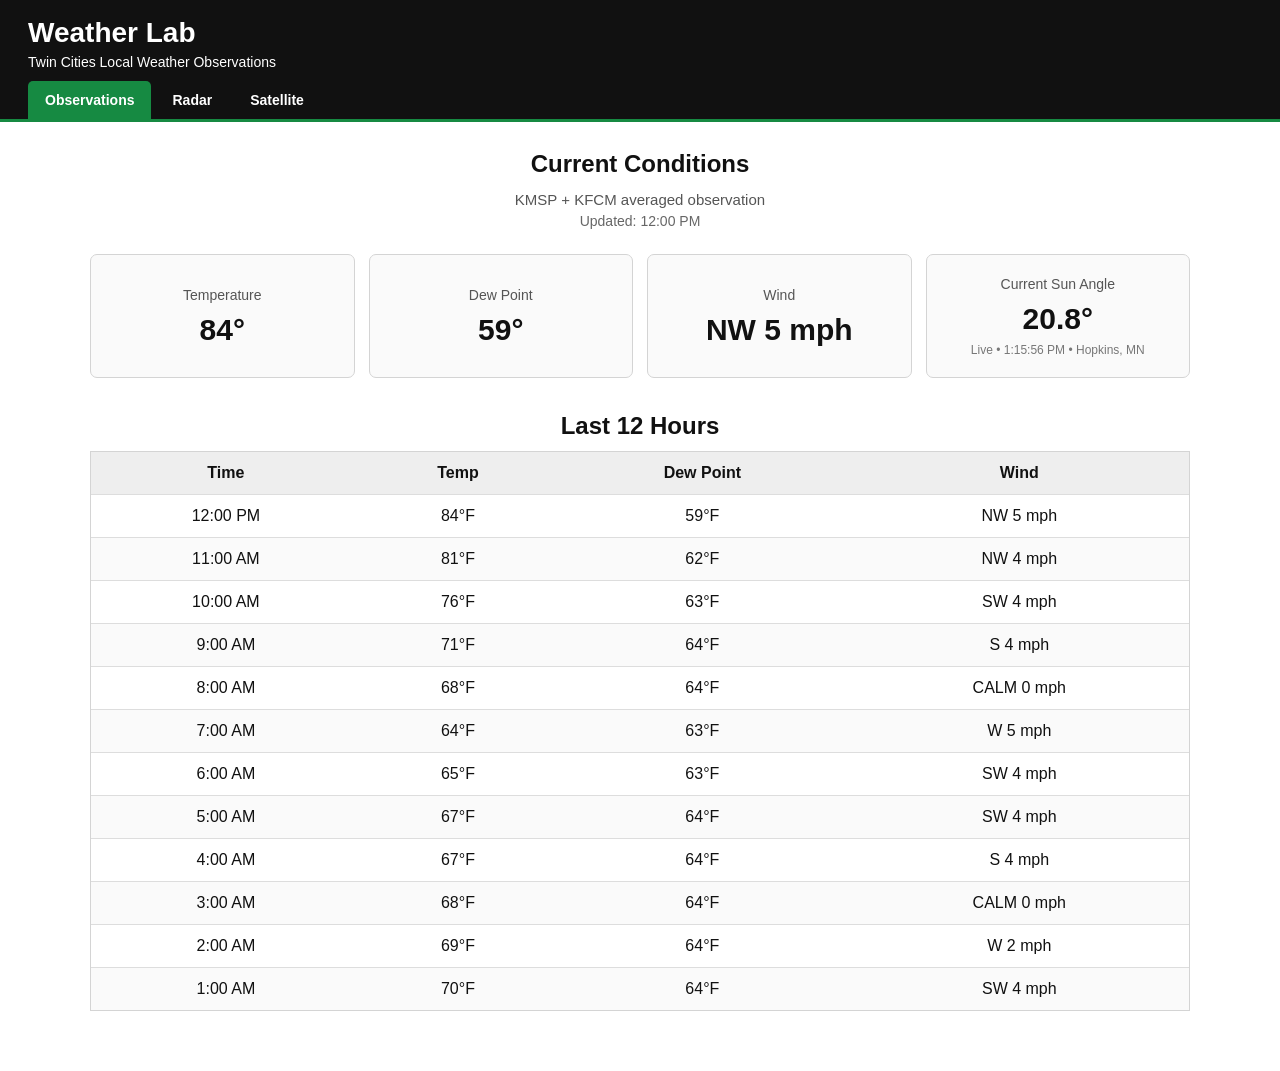
<file: index.html>
<!DOCTYPE html>

<html lang="en">

<head>

    <meta charset="UTF-8">

    <meta
        name="viewport"
        content="width=device-width, initial-scale=1.0"
    >

    <meta
        name="theme-color"
        content="#111111"
    >

    <title>
        Weather Lab
    </title>

    <link
        rel="stylesheet"
        href="style.css"
    >

</head>


<body>

<header class="site-header">

    <div class="header-inner">

        <h1>
            Weather Lab
        </h1>

        <div class="subtitle">
            Twin Cities Local Weather Observations
        </div>

    </div>


    <nav class="tabs">

        <a
            href="/weather/"
            class="active"
        >
            Observations
        </a>

        <a href="#">
            Radar
        </a>

        <a href="#">
            Satellite
        </a>

    </nav>

</header>


<main class="page">


    <section class="current-section">

        <h2>
            Current Conditions
        </h2>


        <div class="description">
            KMSP + KFCM averaged observation
        </div>


        <div
            class="updated"
            id="updated"
        >
            Loading...
        </div>


        <div class="condition-grid">


            <div class="condition-card">

                <div class="card-label">
                    Temperature
                </div>

                <div
                    class="card-value"
                    id="temperature"
                >
                    --
                </div>

            </div>


            <div class="condition-card">

                <div class="card-label">
                    Dew Point
                </div>

                <div
                    class="card-value"
                    id="dewpoint"
                >
                    --
                </div>

            </div>


            <div class="condition-card">

                <div class="card-label">
                    Wind
                </div>

                <div
                    class="card-value"
                    id="wind"
                >
                    --
                </div>

            </div>


            <div class="condition-card">

                <div class="card-label">
                    Current Sun Angle
                </div>

                <div
                    class="card-value"
                    id="sun-angle"
                >
                    --
                </div>

                <div
                    class="card-small"
                    id="sun-updated"
                >
                    Live • Hopkins, MN
                </div>

            </div>


        </div>

    </section>


    <section class="history-section">

        <h2>
            Last 12 Hours
        </h2>


        <div class="table-wrapper">

            <table>

                <thead>

                    <tr>

                        <th>
                            Time
                        </th>

                        <th>
                            Temp
                        </th>

                        <th>
                            Dew Point
                        </th>

                        <th>
                            Wind
                        </th>

                    </tr>

                </thead>


                <tbody id="history-body">

                </tbody>

            </table>

        </div>

    </section>

</main>


<script>

/* ========================================================
   WEATHER JSON
======================================================== */

async function loadWeather() {

    try {

        const response =
            await fetch(
                "data/weather.json?t="
                + Date.now()
            );


        if (!response.ok) {

            throw new Error(
                "HTTP "
                + response.status
            );

        }


        const data =
            await response.json();


        const current =
            data.current;


        document.getElementById(
            "temperature"
        ).textContent =
            current.temperature
            + "°";


        document.getElementById(
            "dewpoint"
        ).textContent =
            current.dewpoint
            + "°";


        document.getElementById(
            "wind"
        ).textContent =
            current.wind_direction
            + " "
            + current.wind_speed
            + " mph";


        document.getElementById(
            "updated"
        ).textContent =
            "Updated: "
            + current.display_time;


        const tbody =
            document.getElementById(
                "history-body"
            );


        tbody.innerHTML =
            "";


        data.history.forEach(
            item => {


                const row =
                    document.createElement(
                        "tr"
                    );


                const time =
                    document.createElement(
                        "td"
                    );


                const temperature =
                    document.createElement(
                        "td"
                    );


                const dewpoint =
                    document.createElement(
                        "td"
                    );


                const wind =
                    document.createElement(
                        "td"
                    );


                time.textContent =
                    item.display_time;


                temperature.textContent =
                    item.temperature
                    + "°F";


                dewpoint.textContent =
                    item.dewpoint
                    + "°F";


                wind.textContent =
                    item.wind_direction
                    + " "
                    + item.wind_speed
                    + " mph";


                row.appendChild(
                    time
                );


                row.appendChild(
                    temperature
                );


                row.appendChild(
                    dewpoint
                );


                row.appendChild(
                    wind
                );


                tbody.appendChild(
                    row
                );

            }
        );

    }

    catch(error) {

        console.error(
            "Unable to load weather:",
            error
        );


        document.getElementById(
            "updated"
        ).textContent =
            "Unable to load weather data";

    }

}


/* ========================================================
   LIVE HOPKINS SOLAR ELEVATION

   Hopkins, Minnesota
   Latitude : 44.924
   Longitude: -93.462

   NOAA-style solar position calculation.

======================================================== */

const HOPKINS_LATITUDE =
    44.924;


const HOPKINS_LONGITUDE =
    -93.462;


function radians(
    degrees
) {

    return (
        degrees
        * Math.PI
        / 180
    );

}


function degrees(
    radiansValue
) {

    return (
        radiansValue
        * 180
        / Math.PI
    );

}


function normalizeDegrees(
    value
) {

    value =
        value % 360;


    if (
        value < 0
    ) {

        value += 360;

    }


    return value;

}


function calculateSunElevation(
    date
) {

    /*
        Convert JavaScript time to
        Julian Date.
    */

    const julianDate =
        (
            date.getTime()
            / 86400000
        )
        + 2440587.5;


    const julianCentury =
        (
            julianDate
            - 2451545.0
        )
        / 36525.0;


    /*
        Solar geometric longitude.
    */

    const geomMeanLongSun =
        normalizeDegrees(

            280.46646

            + julianCentury
            * (
                36000.76983
                + julianCentury
                * 0.0003032
            )

        );


    /*
        Solar mean anomaly.
    */

    const geomMeanAnomalySun =

        357.52911

        + julianCentury
        * (
            35999.05029
            - 0.0001537
            * julianCentury
        );


    /*
        Earth's orbital eccentricity.
    */

    const eccentricityEarthOrbit =

        0.016708634

        - julianCentury
        * (
            0.000042037
            + 0.0000001267
            * julianCentury
        );


    /*
        Equation of center.
    */

    const sunEquationOfCenter =

        Math.sin(
            radians(
                geomMeanAnomalySun
            )
        )
        * (
            1.914602
            - julianCentury
            * (
                0.004817
                + 0.000014
                * julianCentury
            )
        )

        +

        Math.sin(
            radians(
                2
                * geomMeanAnomalySun
            )
        )
        * (
            0.019993
            - 0.000101
            * julianCentury
        )

        +

        Math.sin(
            radians(
                3
                * geomMeanAnomalySun
            )
        )
        * 0.000289;


    const sunTrueLongitude =
        geomMeanLongSun
        + sunEquationOfCenter;


    const omega =

        125.04
        - 1934.136
        * julianCentury;


    const sunApparentLongitude =

        sunTrueLongitude
        - 0.00569
        - 0.00478
        * Math.sin(
            radians(
                omega
            )
        );


    /*
        Obliquity.
    */

    const meanObliquity =

        23

        +

        (
            26

            +

            (
                21.448

                - julianCentury
                * (
                    46.815
                    + julianCentury
                    * (
                        0.00059
                        - julianCentury
                        * 0.001813
                    )
                )

            )
            / 60

        )
        / 60;


    const correctedObliquity =

        meanObliquity

        +

        0.00256

        * Math.cos(
            radians(
                omega
            )
        );


    /*
        Solar declination.
    */

    const solarDeclination =

        degrees(

            Math.asin(

                Math.sin(
                    radians(
                        correctedObliquity
                    )
                )

                *

                Math.sin(
                    radians(
                        sunApparentLongitude
                    )
                )

            )

        );


    /*
        Equation of time.
    */

    const y =

        Math.tan(
            radians(
                correctedObliquity
                / 2
            )
        );


    const ySquared =
        y * y;


    const equationOfTime =

        4

        * degrees(

            ySquared
            * Math.sin(
                2
                * radians(
                    geomMeanLongSun
                )
            )

            -

            2
            * eccentricityEarthOrbit
            * Math.sin(
                radians(
                    geomMeanAnomalySun
                )
            )

            +

            4
            * eccentricityEarthOrbit
            * ySquared
            * Math.sin(
                radians(
                    geomMeanAnomalySun
                )
            )
            * Math.cos(
                2
                * radians(
                    geomMeanLongSun
                )
            )

            -

            0.5
            * ySquared
            * ySquared
            * Math.sin(
                4
                * radians(
                    geomMeanLongSun
                )
            )

            -

            1.25
            * eccentricityEarthOrbit
            * eccentricityEarthOrbit
            * Math.sin(
                2
                * radians(
                    geomMeanAnomalySun
                )
            )

        );


    /*
        UTC minutes since midnight.
    */

    const utcMinutes =

        date.getUTCHours()
        * 60

        +

        date.getUTCMinutes()

        +

        date.getUTCSeconds()
        / 60

        +

        date.getUTCMilliseconds()
        / 60000;


    /*
        True solar time.

        Longitude is negative west.
    */

    let trueSolarTime =

        utcMinutes

        +

        equationOfTime

        +

        4
        * HOPKINS_LONGITUDE;


    trueSolarTime =
        (
            trueSolarTime
            % 1440
            + 1440
        )
        % 1440;


    /*
        Solar hour angle.
    */

    let hourAngle;


    if (
        trueSolarTime
        / 4
        < 0
    ) {

        hourAngle =
            trueSolarTime
            / 4
            + 180;

    }

    else {

        hourAngle =
            trueSolarTime
            / 4
            - 180;

    }


    /*
        Solar zenith.
    */

    let cosineZenith =

        Math.sin(
            radians(
                HOPKINS_LATITUDE
            )
        )

        *

        Math.sin(
            radians(
                solarDeclination
            )
        )

        +

        Math.cos(
            radians(
                HOPKINS_LATITUDE
            )
        )

        *

        Math.cos(
            radians(
                solarDeclination
            )
        )

        *

        Math.cos(
            radians(
                hourAngle
            )
        );


    cosineZenith =
        Math.min(
            1,
            Math.max(
                -1,
                cosineZenith
            )
        );


    const zenith =

        degrees(
            Math.acos(
                cosineZenith
            )
        );


    let elevation =
        90
        - zenith;


    /*
        Atmospheric refraction correction.

        This makes the displayed angle
        more representative of the
        apparent position of the sun near
        the horizon.
    */

    let refractionCorrection =
        0;


    if (
        elevation > 85
    ) {

        refractionCorrection =
            0;

    }

    else if (
        elevation > 5
    ) {

        const tangent =
            Math.tan(
                radians(
                    elevation
                )
            );


        refractionCorrection =

            (
                58.1
                / tangent

                -

                0.07
                / Math.pow(
                    tangent,
                    3
                )

                +

                0.000086
                / Math.pow(
                    tangent,
                    5
                )

            )
            / 3600;

    }

    else if (
        elevation > -0.575
    ) {

        refractionCorrection =

            (
                1735

                +

                elevation
                * (
                    -518.2

                    +

                    elevation
                    * (
                        103.4

                        +

                        elevation
                        * (
                            -12.79

                            +

                            elevation
                            * 0.711
                        )
                    )
                )

            )
            / 3600;

    }

    else {

        refractionCorrection =

            (
                -20.772

                /

                Math.tan(
                    radians(
                        elevation
                    )
                )

            )
            / 3600;

    }


    elevation +=
        refractionCorrection;


    return elevation;

}


function updateSunAngle() {

    const now =
        new Date();


    const elevation =
        calculateSunElevation(
            now
        );


    document.getElementById(
        "sun-angle"
    ).textContent =
        elevation.toFixed(
            1
        )
        + "°";


    const timeText =
        new Intl.DateTimeFormat(
            "en-US",
            {
                timeZone:
                    "America/Chicago",

                hour:
                    "numeric",

                minute:
                    "2-digit",

                second:
                    "2-digit",

                hour12:
                    true
            }
        ).format(
            now
        );


    document.getElementById(
        "sun-updated"
    ).textContent =
        "Live • "
        + timeText
        + " • Hopkins, MN";

}


/* ========================================================
   START PAGE
======================================================== */

loadWeather();

updateSunAngle();


/*
    Weather observations do not need
    constant reloads.

    Recheck JSON once per minute in case
    GitHub Pages has received a new
    hourly update.
*/

setInterval(
    loadWeather,
    60000
);


/*
    Solar elevation is calculated locally
    every second for a genuinely live
    display.
*/

setInterval(
    updateSunAngle,
    1000
);

</script>


</body>

</html>
</file>
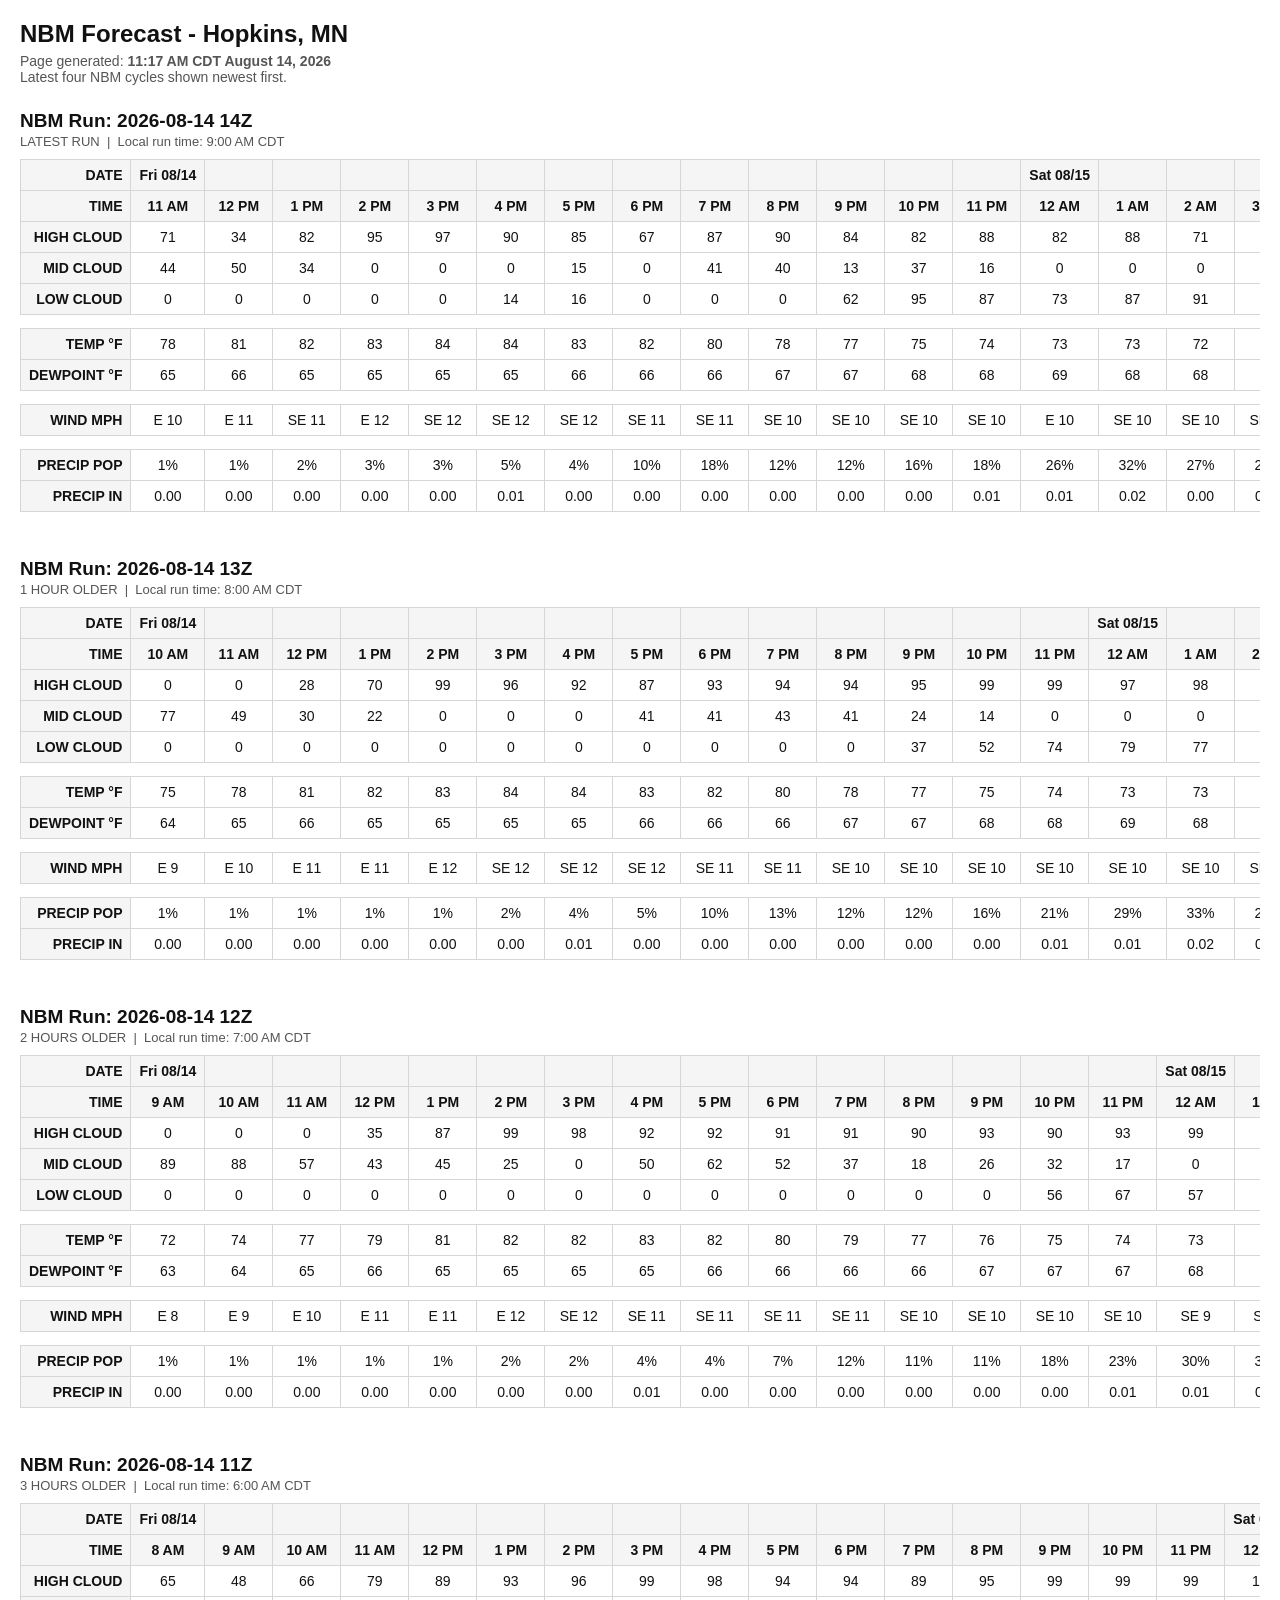
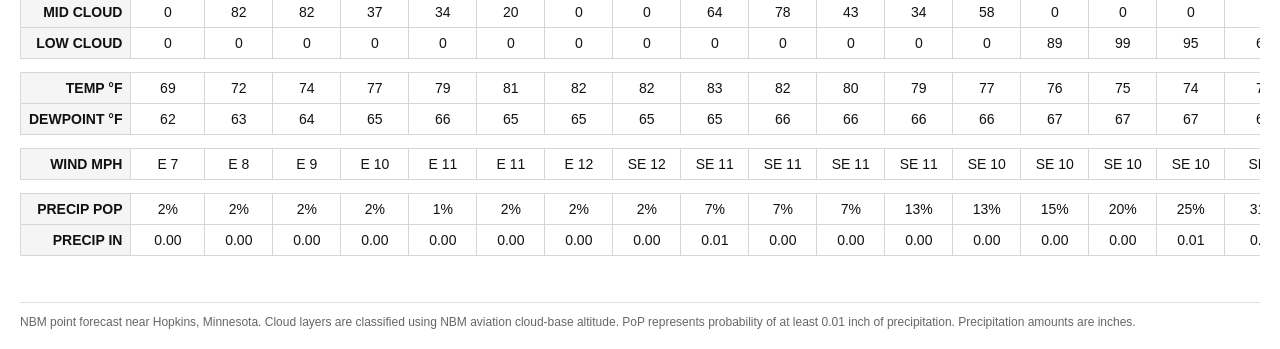
<file: nbm.html>
<!DOCTYPE html>

<html lang="en">

<head>

<meta charset="UTF-8">

<meta
name="viewport"
content="width=device-width, initial-scale=1.0"
>

<title>
NBM Forecast - Hopkins MN
</title>

<style>

* {
    box-sizing: border-box;
}

body {
    margin: 0;
    padding: 20px;

    background: #ffffff;
    color: #111111;

    font-family:
        Arial,
        Helvetica,
        sans-serif;

    font-size: 14px;
}

h1 {
    margin: 0 0 5px 0;
    font-size: 24px;
}

.page-info {
    margin-bottom: 25px;
    color: #555555;
}

.run-section {
    margin-bottom: 46px;
}

.run-title {
    font-size: 19px;
    font-weight: bold;
}

.run-subtitle {
    margin-top: 2px;
    margin-bottom: 10px;

    color: #555555;
    font-size: 13px;
}

.table-wrap {
    width: 100%;
    overflow-x: auto;

    -webkit-overflow-scrolling:
        touch;
}

table {
    border-collapse: collapse;

    white-space: nowrap;

    font-size: 14px;
}

th,
td {
    min-width: 68px;
    height: 31px;

    padding: 5px 8px;

    text-align: center;
    vertical-align: middle;

    border:
        1px solid
        #d6d6d6;
}

th {
    position: sticky;
    left: 0;

    min-width: 110px;

    text-align: right;

    background: #f5f5f5;

    font-weight: 600;

    z-index: 2;
}

.date-cell,
.time-cell {
    font-weight: 600;

    background: #f5f5f5;
}

.spacer td,
.spacer th {
    height: 14px;

    padding: 0;

    border: none;

    background: #ffffff;
}

.note {
    color: #666666;
    font-size: 12px;

    border-top:
        1px solid
        #dddddd;

    padding-top: 12px;
}

</style>

</head>

<body>

<h1>
NBM Forecast - Hopkins, MN
</h1>

<div class="page-info">

Page generated:
<strong>
11:17 AM CDT August 14, 2026
</strong>

<br>

Latest four NBM cycles shown newest first.

</div>


<section class="run-section">

<div class="run-title">
NBM Run: 2026-08-14 14Z
</div>

<div class="run-subtitle">
LATEST RUN
&nbsp;|&nbsp;
Local run time:
9:00 AM CDT
</div>

<div class="table-wrap">

<table>

<tr>
<th>DATE</th>
<td class="date-cell">Fri 08/14</td><td class="date-cell"></td><td class="date-cell"></td><td class="date-cell"></td><td class="date-cell"></td><td class="date-cell"></td><td class="date-cell"></td><td class="date-cell"></td><td class="date-cell"></td><td class="date-cell"></td><td class="date-cell"></td><td class="date-cell"></td><td class="date-cell"></td><td class="date-cell">Sat 08/15</td><td class="date-cell"></td><td class="date-cell"></td><td class="date-cell"></td>
</tr>

<tr>
<th>TIME</th>
<td class="time-cell">11 AM</td><td class="time-cell">12 PM</td><td class="time-cell">1 PM</td><td class="time-cell">2 PM</td><td class="time-cell">3 PM</td><td class="time-cell">4 PM</td><td class="time-cell">5 PM</td><td class="time-cell">6 PM</td><td class="time-cell">7 PM</td><td class="time-cell">8 PM</td><td class="time-cell">9 PM</td><td class="time-cell">10 PM</td><td class="time-cell">11 PM</td><td class="time-cell">12 AM</td><td class="time-cell">1 AM</td><td class="time-cell">2 AM</td><td class="time-cell">3 AM</td>
</tr>


<tr>
    <th>HIGH CLOUD</th>
    <td class="">71</td><td class="">34</td><td class="">82</td><td class="">95</td><td class="">97</td><td class="">90</td><td class="">85</td><td class="">67</td><td class="">87</td><td class="">90</td><td class="">84</td><td class="">82</td><td class="">88</td><td class="">82</td><td class="">88</td><td class="">71</td><td class="">45</td>
</tr>


<tr>
    <th>MID CLOUD</th>
    <td class="">44</td><td class="">50</td><td class="">34</td><td class="">0</td><td class="">0</td><td class="">0</td><td class="">15</td><td class="">0</td><td class="">41</td><td class="">40</td><td class="">13</td><td class="">37</td><td class="">16</td><td class="">0</td><td class="">0</td><td class="">0</td><td class="">0</td>
</tr>


<tr>
    <th>LOW CLOUD</th>
    <td class="">0</td><td class="">0</td><td class="">0</td><td class="">0</td><td class="">0</td><td class="">14</td><td class="">16</td><td class="">0</td><td class="">0</td><td class="">0</td><td class="">62</td><td class="">95</td><td class="">87</td><td class="">73</td><td class="">87</td><td class="">91</td><td class="">99</td>
</tr>


<tr class="spacer">
<th></th>
<td></td><td></td><td></td><td></td><td></td><td></td><td></td><td></td><td></td><td></td><td></td><td></td><td></td><td></td><td></td><td></td><td></td>
</tr>


<tr>
    <th>TEMP °F</th>
    <td class="">78</td><td class="">81</td><td class="">82</td><td class="">83</td><td class="">84</td><td class="">84</td><td class="">83</td><td class="">82</td><td class="">80</td><td class="">78</td><td class="">77</td><td class="">75</td><td class="">74</td><td class="">73</td><td class="">73</td><td class="">72</td><td class="">71</td>
</tr>


<tr>
    <th>DEWPOINT °F</th>
    <td class="">65</td><td class="">66</td><td class="">65</td><td class="">65</td><td class="">65</td><td class="">65</td><td class="">66</td><td class="">66</td><td class="">66</td><td class="">67</td><td class="">67</td><td class="">68</td><td class="">68</td><td class="">69</td><td class="">68</td><td class="">68</td><td class="">68</td>
</tr>


<tr class="spacer">
<th></th>
<td></td><td></td><td></td><td></td><td></td><td></td><td></td><td></td><td></td><td></td><td></td><td></td><td></td><td></td><td></td><td></td><td></td>
</tr>


<tr>
    <th>WIND MPH</th>
    <td class="">E 10</td><td class="">E 11</td><td class="">SE 11</td><td class="">E 12</td><td class="">SE 12</td><td class="">SE 12</td><td class="">SE 12</td><td class="">SE 11</td><td class="">SE 11</td><td class="">SE 10</td><td class="">SE 10</td><td class="">SE 10</td><td class="">SE 10</td><td class="">E 10</td><td class="">SE 10</td><td class="">SE 10</td><td class="">SE 11</td>
</tr>


<tr class="spacer">
<th></th>
<td></td><td></td><td></td><td></td><td></td><td></td><td></td><td></td><td></td><td></td><td></td><td></td><td></td><td></td><td></td><td></td><td></td>
</tr>


<tr>
    <th>PRECIP POP</th>
    <td class="">1%</td><td class="">1%</td><td class="">2%</td><td class="">3%</td><td class="">3%</td><td class="">5%</td><td class="">4%</td><td class="">10%</td><td class="">18%</td><td class="">12%</td><td class="">12%</td><td class="">16%</td><td class="">18%</td><td class="">26%</td><td class="">32%</td><td class="">27%</td><td class="">24%</td>
</tr>


<tr>
    <th>PRECIP IN</th>
    <td class="">0.00</td><td class="">0.00</td><td class="">0.00</td><td class="">0.00</td><td class="">0.00</td><td class="">0.01</td><td class="">0.00</td><td class="">0.00</td><td class="">0.00</td><td class="">0.00</td><td class="">0.00</td><td class="">0.00</td><td class="">0.01</td><td class="">0.01</td><td class="">0.02</td><td class="">0.00</td><td class="">0.00</td>
</tr>


</table>

</div>

</section>

<section class="run-section">

<div class="run-title">
NBM Run: 2026-08-14 13Z
</div>

<div class="run-subtitle">
1 HOUR OLDER
&nbsp;|&nbsp;
Local run time:
8:00 AM CDT
</div>

<div class="table-wrap">

<table>

<tr>
<th>DATE</th>
<td class="date-cell">Fri 08/14</td><td class="date-cell"></td><td class="date-cell"></td><td class="date-cell"></td><td class="date-cell"></td><td class="date-cell"></td><td class="date-cell"></td><td class="date-cell"></td><td class="date-cell"></td><td class="date-cell"></td><td class="date-cell"></td><td class="date-cell"></td><td class="date-cell"></td><td class="date-cell"></td><td class="date-cell">Sat 08/15</td><td class="date-cell"></td><td class="date-cell"></td>
</tr>

<tr>
<th>TIME</th>
<td class="time-cell">10 AM</td><td class="time-cell">11 AM</td><td class="time-cell">12 PM</td><td class="time-cell">1 PM</td><td class="time-cell">2 PM</td><td class="time-cell">3 PM</td><td class="time-cell">4 PM</td><td class="time-cell">5 PM</td><td class="time-cell">6 PM</td><td class="time-cell">7 PM</td><td class="time-cell">8 PM</td><td class="time-cell">9 PM</td><td class="time-cell">10 PM</td><td class="time-cell">11 PM</td><td class="time-cell">12 AM</td><td class="time-cell">1 AM</td><td class="time-cell">2 AM</td>
</tr>


<tr>
    <th>HIGH CLOUD</th>
    <td class="">0</td><td class="">0</td><td class="">28</td><td class="">70</td><td class="">99</td><td class="">96</td><td class="">92</td><td class="">87</td><td class="">93</td><td class="">94</td><td class="">94</td><td class="">95</td><td class="">99</td><td class="">99</td><td class="">97</td><td class="">98</td><td class="">81</td>
</tr>


<tr>
    <th>MID CLOUD</th>
    <td class="">77</td><td class="">49</td><td class="">30</td><td class="">22</td><td class="">0</td><td class="">0</td><td class="">0</td><td class="">41</td><td class="">41</td><td class="">43</td><td class="">41</td><td class="">24</td><td class="">14</td><td class="">0</td><td class="">0</td><td class="">0</td><td class="">0</td>
</tr>


<tr>
    <th>LOW CLOUD</th>
    <td class="">0</td><td class="">0</td><td class="">0</td><td class="">0</td><td class="">0</td><td class="">0</td><td class="">0</td><td class="">0</td><td class="">0</td><td class="">0</td><td class="">0</td><td class="">37</td><td class="">52</td><td class="">74</td><td class="">79</td><td class="">77</td><td class="">97</td>
</tr>


<tr class="spacer">
<th></th>
<td></td><td></td><td></td><td></td><td></td><td></td><td></td><td></td><td></td><td></td><td></td><td></td><td></td><td></td><td></td><td></td><td></td>
</tr>


<tr>
    <th>TEMP °F</th>
    <td class="">75</td><td class="">78</td><td class="">81</td><td class="">82</td><td class="">83</td><td class="">84</td><td class="">84</td><td class="">83</td><td class="">82</td><td class="">80</td><td class="">78</td><td class="">77</td><td class="">75</td><td class="">74</td><td class="">73</td><td class="">73</td><td class="">72</td>
</tr>


<tr>
    <th>DEWPOINT °F</th>
    <td class="">64</td><td class="">65</td><td class="">66</td><td class="">65</td><td class="">65</td><td class="">65</td><td class="">65</td><td class="">66</td><td class="">66</td><td class="">66</td><td class="">67</td><td class="">67</td><td class="">68</td><td class="">68</td><td class="">69</td><td class="">68</td><td class="">68</td>
</tr>


<tr class="spacer">
<th></th>
<td></td><td></td><td></td><td></td><td></td><td></td><td></td><td></td><td></td><td></td><td></td><td></td><td></td><td></td><td></td><td></td><td></td>
</tr>


<tr>
    <th>WIND MPH</th>
    <td class="">E 9</td><td class="">E 10</td><td class="">E 11</td><td class="">E 11</td><td class="">E 12</td><td class="">SE 12</td><td class="">SE 12</td><td class="">SE 12</td><td class="">SE 11</td><td class="">SE 11</td><td class="">SE 10</td><td class="">SE 10</td><td class="">SE 10</td><td class="">SE 10</td><td class="">SE 10</td><td class="">SE 10</td><td class="">SE 10</td>
</tr>


<tr class="spacer">
<th></th>
<td></td><td></td><td></td><td></td><td></td><td></td><td></td><td></td><td></td><td></td><td></td><td></td><td></td><td></td><td></td><td></td><td></td>
</tr>


<tr>
    <th>PRECIP POP</th>
    <td class="">1%</td><td class="">1%</td><td class="">1%</td><td class="">1%</td><td class="">1%</td><td class="">2%</td><td class="">4%</td><td class="">5%</td><td class="">10%</td><td class="">13%</td><td class="">12%</td><td class="">12%</td><td class="">16%</td><td class="">21%</td><td class="">29%</td><td class="">33%</td><td class="">27%</td>
</tr>


<tr>
    <th>PRECIP IN</th>
    <td class="">0.00</td><td class="">0.00</td><td class="">0.00</td><td class="">0.00</td><td class="">0.00</td><td class="">0.00</td><td class="">0.01</td><td class="">0.00</td><td class="">0.00</td><td class="">0.00</td><td class="">0.00</td><td class="">0.00</td><td class="">0.00</td><td class="">0.01</td><td class="">0.01</td><td class="">0.02</td><td class="">0.00</td>
</tr>


</table>

</div>

</section>

<section class="run-section">

<div class="run-title">
NBM Run: 2026-08-14 12Z
</div>

<div class="run-subtitle">
2 HOURS OLDER
&nbsp;|&nbsp;
Local run time:
7:00 AM CDT
</div>

<div class="table-wrap">

<table>

<tr>
<th>DATE</th>
<td class="date-cell">Fri 08/14</td><td class="date-cell"></td><td class="date-cell"></td><td class="date-cell"></td><td class="date-cell"></td><td class="date-cell"></td><td class="date-cell"></td><td class="date-cell"></td><td class="date-cell"></td><td class="date-cell"></td><td class="date-cell"></td><td class="date-cell"></td><td class="date-cell"></td><td class="date-cell"></td><td class="date-cell"></td><td class="date-cell">Sat 08/15</td><td class="date-cell"></td>
</tr>

<tr>
<th>TIME</th>
<td class="time-cell">9 AM</td><td class="time-cell">10 AM</td><td class="time-cell">11 AM</td><td class="time-cell">12 PM</td><td class="time-cell">1 PM</td><td class="time-cell">2 PM</td><td class="time-cell">3 PM</td><td class="time-cell">4 PM</td><td class="time-cell">5 PM</td><td class="time-cell">6 PM</td><td class="time-cell">7 PM</td><td class="time-cell">8 PM</td><td class="time-cell">9 PM</td><td class="time-cell">10 PM</td><td class="time-cell">11 PM</td><td class="time-cell">12 AM</td><td class="time-cell">1 AM</td>
</tr>


<tr>
    <th>HIGH CLOUD</th>
    <td class="">0</td><td class="">0</td><td class="">0</td><td class="">35</td><td class="">87</td><td class="">99</td><td class="">98</td><td class="">92</td><td class="">92</td><td class="">91</td><td class="">91</td><td class="">90</td><td class="">93</td><td class="">90</td><td class="">93</td><td class="">99</td><td class="">99</td>
</tr>


<tr>
    <th>MID CLOUD</th>
    <td class="">89</td><td class="">88</td><td class="">57</td><td class="">43</td><td class="">45</td><td class="">25</td><td class="">0</td><td class="">50</td><td class="">62</td><td class="">52</td><td class="">37</td><td class="">18</td><td class="">26</td><td class="">32</td><td class="">17</td><td class="">0</td><td class="">0</td>
</tr>


<tr>
    <th>LOW CLOUD</th>
    <td class="">0</td><td class="">0</td><td class="">0</td><td class="">0</td><td class="">0</td><td class="">0</td><td class="">0</td><td class="">0</td><td class="">0</td><td class="">0</td><td class="">0</td><td class="">0</td><td class="">0</td><td class="">56</td><td class="">67</td><td class="">57</td><td class="">57</td>
</tr>


<tr class="spacer">
<th></th>
<td></td><td></td><td></td><td></td><td></td><td></td><td></td><td></td><td></td><td></td><td></td><td></td><td></td><td></td><td></td><td></td><td></td>
</tr>


<tr>
    <th>TEMP °F</th>
    <td class="">72</td><td class="">74</td><td class="">77</td><td class="">79</td><td class="">81</td><td class="">82</td><td class="">82</td><td class="">83</td><td class="">82</td><td class="">80</td><td class="">79</td><td class="">77</td><td class="">76</td><td class="">75</td><td class="">74</td><td class="">73</td><td class="">73</td>
</tr>


<tr>
    <th>DEWPOINT °F</th>
    <td class="">63</td><td class="">64</td><td class="">65</td><td class="">66</td><td class="">65</td><td class="">65</td><td class="">65</td><td class="">65</td><td class="">66</td><td class="">66</td><td class="">66</td><td class="">66</td><td class="">67</td><td class="">67</td><td class="">67</td><td class="">68</td><td class="">67</td>
</tr>


<tr class="spacer">
<th></th>
<td></td><td></td><td></td><td></td><td></td><td></td><td></td><td></td><td></td><td></td><td></td><td></td><td></td><td></td><td></td><td></td><td></td>
</tr>


<tr>
    <th>WIND MPH</th>
    <td class="">E 8</td><td class="">E 9</td><td class="">E 10</td><td class="">E 11</td><td class="">E 11</td><td class="">E 12</td><td class="">SE 12</td><td class="">SE 11</td><td class="">SE 11</td><td class="">SE 11</td><td class="">SE 11</td><td class="">SE 10</td><td class="">SE 10</td><td class="">SE 10</td><td class="">SE 10</td><td class="">SE 9</td><td class="">SE 9</td>
</tr>


<tr class="spacer">
<th></th>
<td></td><td></td><td></td><td></td><td></td><td></td><td></td><td></td><td></td><td></td><td></td><td></td><td></td><td></td><td></td><td></td><td></td>
</tr>


<tr>
    <th>PRECIP POP</th>
    <td class="">1%</td><td class="">1%</td><td class="">1%</td><td class="">1%</td><td class="">1%</td><td class="">2%</td><td class="">2%</td><td class="">4%</td><td class="">4%</td><td class="">7%</td><td class="">12%</td><td class="">11%</td><td class="">11%</td><td class="">18%</td><td class="">23%</td><td class="">30%</td><td class="">33%</td>
</tr>


<tr>
    <th>PRECIP IN</th>
    <td class="">0.00</td><td class="">0.00</td><td class="">0.00</td><td class="">0.00</td><td class="">0.00</td><td class="">0.00</td><td class="">0.00</td><td class="">0.01</td><td class="">0.00</td><td class="">0.00</td><td class="">0.00</td><td class="">0.00</td><td class="">0.00</td><td class="">0.00</td><td class="">0.01</td><td class="">0.01</td><td class="">0.02</td>
</tr>


</table>

</div>

</section>

<section class="run-section">

<div class="run-title">
NBM Run: 2026-08-14 11Z
</div>

<div class="run-subtitle">
3 HOURS OLDER
&nbsp;|&nbsp;
Local run time:
6:00 AM CDT
</div>

<div class="table-wrap">

<table>

<tr>
<th>DATE</th>
<td class="date-cell">Fri 08/14</td><td class="date-cell"></td><td class="date-cell"></td><td class="date-cell"></td><td class="date-cell"></td><td class="date-cell"></td><td class="date-cell"></td><td class="date-cell"></td><td class="date-cell"></td><td class="date-cell"></td><td class="date-cell"></td><td class="date-cell"></td><td class="date-cell"></td><td class="date-cell"></td><td class="date-cell"></td><td class="date-cell"></td><td class="date-cell">Sat 08/15</td>
</tr>

<tr>
<th>TIME</th>
<td class="time-cell">8 AM</td><td class="time-cell">9 AM</td><td class="time-cell">10 AM</td><td class="time-cell">11 AM</td><td class="time-cell">12 PM</td><td class="time-cell">1 PM</td><td class="time-cell">2 PM</td><td class="time-cell">3 PM</td><td class="time-cell">4 PM</td><td class="time-cell">5 PM</td><td class="time-cell">6 PM</td><td class="time-cell">7 PM</td><td class="time-cell">8 PM</td><td class="time-cell">9 PM</td><td class="time-cell">10 PM</td><td class="time-cell">11 PM</td><td class="time-cell">12 AM</td>
</tr>


<tr>
    <th>HIGH CLOUD</th>
    <td class="">65</td><td class="">48</td><td class="">66</td><td class="">79</td><td class="">89</td><td class="">93</td><td class="">96</td><td class="">99</td><td class="">98</td><td class="">94</td><td class="">94</td><td class="">89</td><td class="">95</td><td class="">99</td><td class="">99</td><td class="">99</td><td class="">100</td>
</tr>


<tr>
    <th>MID CLOUD</th>
    <td class="">0</td><td class="">82</td><td class="">82</td><td class="">37</td><td class="">34</td><td class="">20</td><td class="">0</td><td class="">0</td><td class="">64</td><td class="">78</td><td class="">43</td><td class="">34</td><td class="">58</td><td class="">0</td><td class="">0</td><td class="">0</td><td class="">0</td>
</tr>


<tr>
    <th>LOW CLOUD</th>
    <td class="">0</td><td class="">0</td><td class="">0</td><td class="">0</td><td class="">0</td><td class="">0</td><td class="">0</td><td class="">0</td><td class="">0</td><td class="">0</td><td class="">0</td><td class="">0</td><td class="">0</td><td class="">89</td><td class="">99</td><td class="">95</td><td class="">61</td>
</tr>


<tr class="spacer">
<th></th>
<td></td><td></td><td></td><td></td><td></td><td></td><td></td><td></td><td></td><td></td><td></td><td></td><td></td><td></td><td></td><td></td><td></td>
</tr>


<tr>
    <th>TEMP °F</th>
    <td class="">69</td><td class="">72</td><td class="">74</td><td class="">77</td><td class="">79</td><td class="">81</td><td class="">82</td><td class="">82</td><td class="">83</td><td class="">82</td><td class="">80</td><td class="">79</td><td class="">77</td><td class="">76</td><td class="">75</td><td class="">74</td><td class="">73</td>
</tr>


<tr>
    <th>DEWPOINT °F</th>
    <td class="">62</td><td class="">63</td><td class="">64</td><td class="">65</td><td class="">66</td><td class="">65</td><td class="">65</td><td class="">65</td><td class="">65</td><td class="">66</td><td class="">66</td><td class="">66</td><td class="">66</td><td class="">67</td><td class="">67</td><td class="">67</td><td class="">68</td>
</tr>


<tr class="spacer">
<th></th>
<td></td><td></td><td></td><td></td><td></td><td></td><td></td><td></td><td></td><td></td><td></td><td></td><td></td><td></td><td></td><td></td><td></td>
</tr>


<tr>
    <th>WIND MPH</th>
    <td class="">E 7</td><td class="">E 8</td><td class="">E 9</td><td class="">E 10</td><td class="">E 11</td><td class="">E 11</td><td class="">E 12</td><td class="">SE 12</td><td class="">SE 11</td><td class="">SE 11</td><td class="">SE 11</td><td class="">SE 11</td><td class="">SE 10</td><td class="">SE 10</td><td class="">SE 10</td><td class="">SE 10</td><td class="">SE 9</td>
</tr>


<tr class="spacer">
<th></th>
<td></td><td></td><td></td><td></td><td></td><td></td><td></td><td></td><td></td><td></td><td></td><td></td><td></td><td></td><td></td><td></td><td></td>
</tr>


<tr>
    <th>PRECIP POP</th>
    <td class="">2%</td><td class="">2%</td><td class="">2%</td><td class="">2%</td><td class="">1%</td><td class="">2%</td><td class="">2%</td><td class="">2%</td><td class="">7%</td><td class="">7%</td><td class="">7%</td><td class="">13%</td><td class="">13%</td><td class="">15%</td><td class="">20%</td><td class="">25%</td><td class="">31%</td>
</tr>


<tr>
    <th>PRECIP IN</th>
    <td class="">0.00</td><td class="">0.00</td><td class="">0.00</td><td class="">0.00</td><td class="">0.00</td><td class="">0.00</td><td class="">0.00</td><td class="">0.00</td><td class="">0.01</td><td class="">0.00</td><td class="">0.00</td><td class="">0.00</td><td class="">0.00</td><td class="">0.00</td><td class="">0.00</td><td class="">0.01</td><td class="">0.01</td>
</tr>


</table>

</div>

</section>


<div class="note">

NBM point forecast near Hopkins, Minnesota.
Cloud layers are classified using NBM
aviation cloud-base altitude.
PoP represents probability of at least
0.01 inch of precipitation.
Precipitation amounts are inches.

</div>

</body>

</html>
</file>
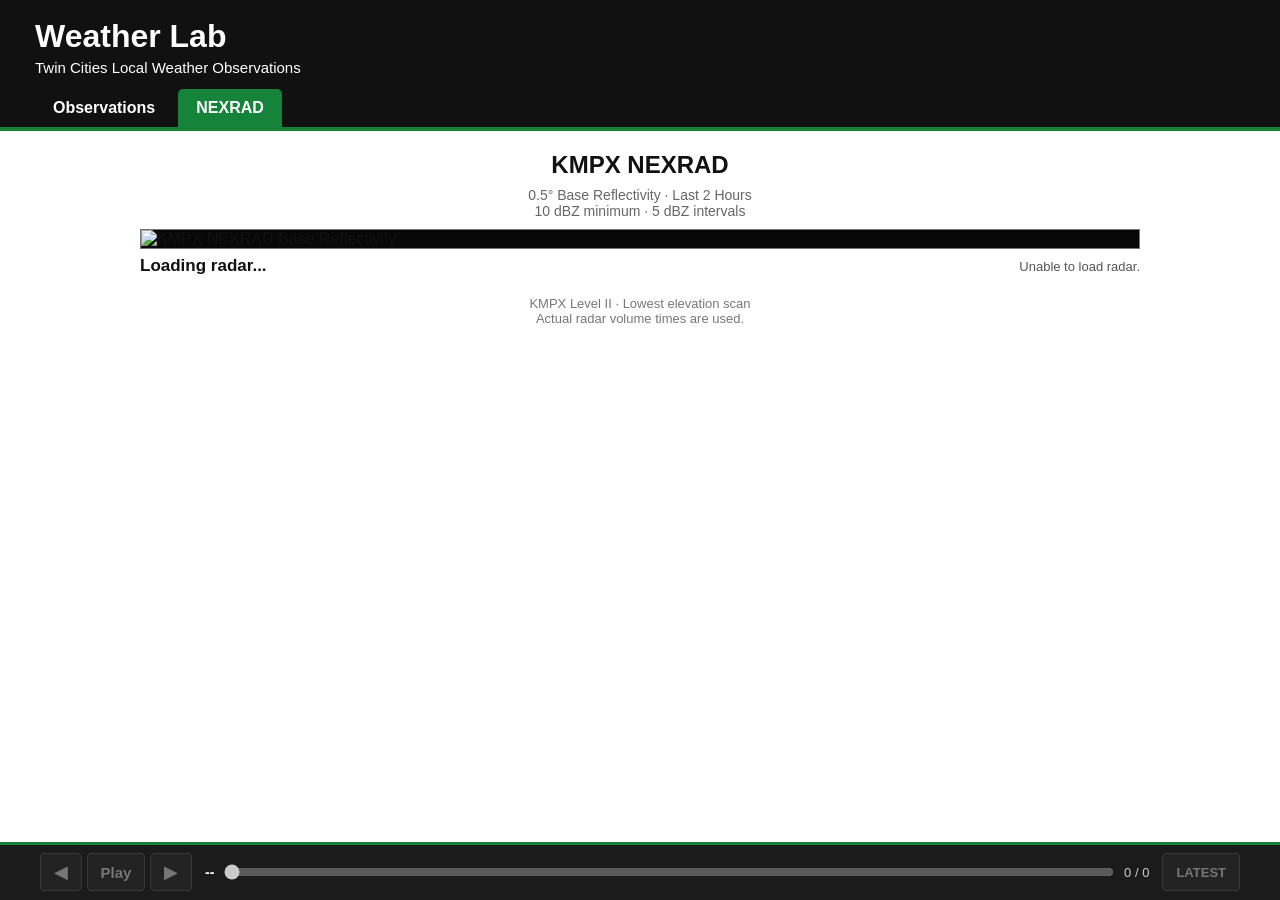
<file: nexrad.html>
<!DOCTYPE html>
<html lang="en">

<head>

<meta charset="UTF-8">

<meta
    name="viewport"
    content="width=device-width, initial-scale=1.0"
>

<title>Weather Lab - NEXRAD</title>

<style>


* {
    box-sizing: border-box;
}

body {
    margin: 0;
    font-family: Arial, Helvetica, sans-serif;
    background: #ffffff;
    color: #111111;
}

header {
    background: #111111;
    color: white;
    padding: 18px 35px 0;
    border-bottom: 4px solid #16833b;
}

header h1 {
    margin: 0;
    font-size: 32px;
}

header p {
    margin: 4px 0 13px;
    font-size: 15px;
}

nav {
    display: flex;
    gap: 5px;
}

nav a {
    display: block;
    color: white;
    text-decoration: none;
    padding: 10px 18px;
    font-weight: bold;
    border-radius: 5px 5px 0 0;
}

nav a:hover {
    background: #333333;
}

nav a.active {
    background: #16833b;
}

main {
    max-width: 1300px;
    margin: 0 auto;
    padding: 30px;
}

h2 {
    text-align: center;
    margin-top: 0;
}

.subtitle {
    text-align: center;
    color: #555555;
    margin-bottom: 25px;
    font-size: 16px;
}

.footer {
    margin-top: 20px;
    text-align: center;
    color: #777777;
    font-size: 13px;
}

@media (max-width: 800px) {

    header {
        padding-left: 15px;
        padding-right: 15px;
    }

    main {
        padding: 15px;
    }

    nav a {
        padding: 9px 12px;
    }
}


body {
    padding-bottom: 82px;
}

main {
    max-width: 1150px;
    padding-top: 20px;
}

.radar-heading {
    margin-bottom: 8px;
}

.radar-subtitle {
    text-align: center;
    color: #666666;
    font-size: 14px;
    margin-bottom: 10px;
}

.radar-container {
    max-width: 1000px;
    margin: 0 auto;
}

.radar-image {
    width: 100%;
    height: auto;
    display: block;
    background: #080808;
    border: 1px solid #777777;
}

.radar-info {
    display: flex;
    justify-content: space-between;
    gap: 12px;
    align-items: center;
    margin-top: 7px;
    font-size: 13px;
    color: #555555;
}

.scan-time {
    font-size: 17px;
    font-weight: bold;
    color: #111111;
}

.status {
    text-align: right;
}


/* ==========================================================
   BOTTOM RADAR CONTROL STRIP
   ========================================================== */

.radar-controls {
    position: fixed;

    left: 0;
    right: 0;
    bottom: 0;

    z-index: 1000;

    background:
        rgba(
            20,
            20,
            20,
            0.97
        );

    border-top:
        3px solid #16833b;

    padding:
        8px 16px 9px;
}

.control-inner {
    width: 100%;
    max-width: 1200px;
    margin: 0 auto;

    display: grid;

    grid-template-columns:
        auto
        minmax(180px, 1fr)
        auto;

    align-items: center;

    gap: 13px;
}

.transport {
    display: flex;
    align-items: center;
    gap: 5px;
}

.transport button {
    min-width: 42px;
    height: 38px;

    border:
        1px solid #666666;

    border-radius: 4px;

    background: #303030;

    color: #ffffff;

    font-size: 18px;

    cursor: pointer;
}

.transport button:hover {
    background: #484848;
}

.transport button.play {
    min-width: 58px;

    font-size: 15px;

    font-weight: bold;
}

.transport button:disabled {
    opacity: 0.4;
    cursor: wait;
}

.slider-wrap {
    display: grid;

    grid-template-columns:
        auto
        minmax(100px, 1fr)
        auto;

    align-items: center;

    gap: 10px;

    min-width: 0;
}

.slider-time {
    color: white;

    font-size: 14px;

    font-weight: bold;

    white-space: nowrap;
}

#timeline {
    width: 100%;

    margin: 0;

    accent-color: #20a84a;

    cursor: pointer;
}

#timeline:disabled {
    cursor: wait;
}

.frame-count {
    color: #cccccc;

    font-size: 13px;

    white-space: nowrap;
}

.latest-button {
    border:
        1px solid #666666;

    border-radius: 4px;

    background: #303030;

    color: #ffffff;

    height: 38px;

    padding: 0 13px;

    font-size: 13px;

    font-weight: bold;

    cursor: pointer;

    white-space: nowrap;
}

.latest-button:hover {
    background: #484848;
}

.latest-button:disabled {
    opacity: 0.4;
    cursor: wait;
}


@media (max-width: 720px) {

    body {
        padding-bottom: 118px;
    }

    .radar-controls {
        padding:
            7px 8px;
    }

    .control-inner {
        grid-template-columns:
            1fr;

        gap: 6px;
    }

    .transport {
        justify-content: center;
    }

    .slider-wrap {
        grid-template-columns:
            auto
            1fr
            auto;
    }

    .latest-button {
        display: none;
    }

    .radar-info {
        display: block;
        text-align: center;
    }

    .status {
        text-align: center;
        margin-top: 3px;
    }
}

</style>

</head>


<body>


<header>

<h1>
Weather Lab
</h1>

<p>
Twin Cities Local Weather Observations
</p>

<nav>

<a
    href="./"
>
Observations
</a>

<a
    class="active"
    href="nexrad.html"
>
NEXRAD
</a>

</nav>

</header>


<main>

<h2 class="radar-heading">
KMPX NEXRAD
</h2>

<div class="radar-subtitle">

0.5° Base Reflectivity · Last 2 Hours

<br>

10 dBZ minimum · 5 dBZ intervals

</div>


<div class="radar-container">

<img
    id="radar-image"
    class="radar-image"
    alt="KMPX NEXRAD Base Reflectivity"
>

<div class="radar-info">

<div
    id="scan-time"
    class="scan-time"
>
Loading radar...
</div>

<div
    id="status"
    class="status"
>
Loading radar frames...
</div>

</div>

</div>


<div class="footer">

KMPX Level II · Lowest elevation scan

<br>

Actual radar volume times are used.

</div>

</main>


<div class="radar-controls">

<div class="control-inner">


<div class="transport">

<button
    id="previous-button"
    type="button"
    title="Previous frame"
    disabled
>
◀
</button>

<button
    id="play-button"
    class="play"
    type="button"
    disabled
>
Play
</button>

<button
    id="next-button"
    type="button"
    title="Next frame"
    disabled
>
▶
</button>

</div>


<div class="slider-wrap">

<div
    id="slider-time"
    class="slider-time"
>
--
</div>

<input
    id="timeline"
    type="range"
    min="0"
    max="0"
    value="0"
    step="1"
    disabled
>

<div
    id="frame-count"
    class="frame-count"
>
0 / 0
</div>

</div>


<button
    id="latest-button"
    class="latest-button"
    type="button"
    disabled
>
LATEST
</button>


</div>

</div>


<script>

const RADAR_BASE =
    "https://35-255-233-134.sslip.io/radar";

const FRAME_DELAY =
    700;


let frames = [];

let currentIndex = 0;

let playing = false;

let timer = null;


/*
Every radar image is preloaded as an object URL.

After this initial preload, moving the slider switches
between images already stored in browser memory.
*/

const imageCache =
    new Map();


const radarImage =
    document.getElementById(
        "radar-image"
    );

const scanTime =
    document.getElementById(
        "scan-time"
    );

const sliderTime =
    document.getElementById(
        "slider-time"
    );

const status =
    document.getElementById(
        "status"
    );

const frameCount =
    document.getElementById(
        "frame-count"
    );

const timeline =
    document.getElementById(
        "timeline"
    );

const playButton =
    document.getElementById(
        "play-button"
    );

const previousButton =
    document.getElementById(
        "previous-button"
    );

const nextButton =
    document.getElementById(
        "next-button"
    );

const latestButton =
    document.getElementById(
        "latest-button"
    );


function setControlsEnabled(enabled) {

    timeline.disabled =
        !enabled;

    playButton.disabled =
        !enabled;

    previousButton.disabled =
        !enabled;

    nextButton.disabled =
        !enabled;

    latestButton.disabled =
        !enabled;
}


function frameKey(frame) {

    return frame.timestamp;
}


function frameUrl(frame) {

    return (
        RADAR_BASE
        +
        "/"
        +
        frame.file
        +
        "?v="
        +
        encodeURIComponent(
            frame.timestamp
        )
    );
}


async function preloadOneFrame(frame) {

    const key =
        frameKey(
            frame
        );

    if (
        imageCache.has(
            key
        )
    ) {
        return;
    }

    const response =
        await fetch(
            frameUrl(frame),
            {
                cache:
                    "force-cache"
            }
        );

    if (!response.ok) {

        throw new Error(
            "Image HTTP "
            +
            response.status
        );
    }

    const blob =
        await response.blob();

    const objectUrl =
        URL.createObjectURL(
            blob
        );

    imageCache.set(
        key,
        objectUrl
    );
}


async function preloadFrames(newFrames) {

    const missing =
        newFrames.filter(
            frame =>
                !imageCache.has(
                    frameKey(
                        frame
                    )
                )
        );

    if (!missing.length) {
        return;
    }

    let loaded = 0;

    /*
    Preload several images concurrently for speed.
    */

    await Promise.all(
        missing.map(
            async frame => {

                await preloadOneFrame(
                    frame
                );

                loaded++;

                status.textContent =
                    "Preloading "
                    +
                    loaded
                    +
                    " / "
                    +
                    missing.length;
            }
        )
    );
}


function removeUnusedCachedImages(
    newFrames
) {

    const wanted =
        new Set(
            newFrames.map(
                frame =>
                    frameKey(
                        frame
                    )
            )
        );

    for (
        const [
            key,
            objectUrl
        ]
        of imageCache.entries()
    ) {

        if (
            !wanted.has(
                key
            )
        ) {

            URL.revokeObjectURL(
                objectUrl
            );

            imageCache.delete(
                key
            );
        }
    }
}


function displayFrame(index) {

    if (!frames.length) {
        return;
    }

    currentIndex =
        Math.max(
            0,
            Math.min(
                index,
                frames.length - 1
            )
        );

    const frame =
        frames[
            currentIndex
        ];

    const cached =
        imageCache.get(
            frameKey(
                frame
            )
        );

    if (!cached) {
        return;
    }

    radarImage.src =
        cached;

    scanTime.textContent =
        frame.time;

    sliderTime.textContent =
        frame.time;

    timeline.value =
        currentIndex;

    frameCount.textContent =
        (
            currentIndex
            + 1
        )
        +
        " / "
        +
        frames.length;
}


function nextFrame() {

    if (!frames.length) {
        return;
    }

    currentIndex++;

    if (
        currentIndex
        >= frames.length
    ) {
        currentIndex = 0;
    }

    displayFrame(
        currentIndex
    );
}


function previousFrame() {

    if (!frames.length) {
        return;
    }

    currentIndex--;

    if (
        currentIndex < 0
    ) {
        currentIndex =
            frames.length - 1;
    }

    displayFrame(
        currentIndex
    );
}


function startLoop() {

    if (!frames.length) {
        return;
    }

    if (
        timer !== null
    ) {
        clearInterval(
            timer
        );
    }

    timer =
        setInterval(
            nextFrame,
            FRAME_DELAY
        );

    playing = true;

    playButton.textContent =
        "Pause";
}


function stopLoop() {

    if (
        timer !== null
    ) {

        clearInterval(
            timer
        );

        timer = null;
    }

    playing = false;

    playButton.textContent =
        "Play";
}


function toggleLoop() {

    if (playing) {

        stopLoop();

    } else {

        startLoop();
    }
}


function goLatest() {

    stopLoop();

    if (!frames.length) {
        return;
    }

    displayFrame(
        frames.length - 1
    );
}


async function loadFrames() {

    try {

        const response =
            await fetch(
                RADAR_BASE
                +
                "/frames.json?t="
                +
                Date.now(),
                {
                    cache:
                        "no-store"
                }
            );

        if (!response.ok) {

            throw new Error(
                "Manifest HTTP "
                +
                response.status
            );
        }

        const newFrames =
            await response.json();

        if (
            !Array.isArray(
                newFrames
            )
            ||
            !newFrames.length
        ) {

            status.textContent =
                "No radar frames available.";

            return;
        }


        const oldSignature =
            frames.map(
                frame =>
                    frame.timestamp
            ).join("|");

        const newSignature =
            newFrames.map(
                frame =>
                    frame.timestamp
            ).join("|");


        if (
            oldSignature
            === newSignature
        ) {

            status.textContent =
                frames.length
                +
                " scans loaded";

            return;
        }


        const hadFrames =
            frames.length > 0;

        const oldTimestamp =
            hadFrames
            ?
            frames[
                currentIndex
            ].timestamp
            :
            null;


        setControlsEnabled(
            false
        );


        await preloadFrames(
            newFrames
        );


        removeUnusedCachedImages(
            newFrames
        );


        frames =
            newFrames;


        timeline.max =
            frames.length - 1;


        /*
        First load always starts on newest scan and PAUSED.
        */

        if (!hadFrames) {

            currentIndex =
                frames.length - 1;

        } else {

            /*
            Preserve the same scan when possible if a new
            scan arrives while user is viewing history.
            */

            const oldPosition =
                frames.findIndex(
                    frame =>
                        frame.timestamp
                        === oldTimestamp
                );

            if (
                oldPosition >= 0
            ) {

                currentIndex =
                    oldPosition;

            } else {

                currentIndex =
                    frames.length - 1;
            }
        }


        displayFrame(
            currentIndex
        );


        setControlsEnabled(
            true
        );


        status.textContent =
            frames.length
            +
            " scans loaded";

    }

    catch (error) {

        console.error(
            error
        );

        status.textContent =
            "Unable to load radar.";

        setControlsEnabled(
            frames.length > 0
        );
    }
}


previousButton.addEventListener(
    "click",
    function () {

        stopLoop();

        previousFrame();
    }
);


playButton.addEventListener(
    "click",
    toggleLoop
);


nextButton.addEventListener(
    "click",
    function () {

        stopLoop();

        nextFrame();
    }
);


latestButton.addEventListener(
    "click",
    goLatest
);


/*
"input" fires continuously during dragging.

Because every frame is already stored in memory,
the image switches immediately.
*/

timeline.addEventListener(
    "input",
    function () {

        stopLoop();

        displayFrame(
            Number(
                timeline.value
            )
        );
    }
);


document.addEventListener(
    "keydown",
    function (event) {

        if (
            event.target
            &&
            event.target.tagName
            === "INPUT"
        ) {
            return;
        }

        if (
            event.key
            === "ArrowLeft"
        ) {

            stopLoop();

            previousFrame();
        }

        if (
            event.key
            === "ArrowRight"
        ) {

            stopLoop();

            nextFrame();
        }

        if (
            event.key
            === " "
        ) {

            event.preventDefault();

            toggleLoop();
        }
    }
);


/*
Load page paused.

There is intentionally NO startLoop() here.
*/

loadFrames();


/*
Check once per minute for a new radar scan.
*/

setInterval(
    loadFrames,
    60000
);


window.addEventListener(
    "beforeunload",
    function () {

        for (
            const objectUrl
            of imageCache.values()
        ) {

            URL.revokeObjectURL(
                objectUrl
            );
        }
    }
);

</script>


</body>

</html>
</file>
<file: style.css>
* {
    box-sizing: border-box;
}


html {
    -webkit-text-size-adjust: 100%;
}


body {

    margin: 0;

    font-family:
        Arial,
        Helvetica,
        sans-serif;

    background: #ffffff;

    color: #111111;

}


/* =========================================
   HEADER
========================================= */

.site-header {

    background: #111111;

    color: #ffffff;

    border-bottom:
        3px solid #168a42;

}


.header-inner {

    padding:
        18px
        28px
        10px
        28px;

}


.site-header h1 {

    margin: 0;

    font-size: 28px;

    line-height: 1.1;

    font-weight: 700;

}


.subtitle {

    margin-top: 4px;

    font-size: 14px;

    line-height: 1.3;

}


/* =========================================
   NAVIGATION
========================================= */

.tabs {

    display: flex;

    align-items: end;

    gap: 4px;

    padding-left: 28px;

    overflow-x: auto;

    scrollbar-width: none;

}


.tabs::-webkit-scrollbar {

    display: none;

}


.tabs a {

    display: block;

    color: #ffffff;

    text-decoration: none;

    font-size: 14px;

    font-weight: 700;

    white-space: nowrap;

    padding:
        11px
        17px;

}


.tabs a:hover {

    background: #292929;

}


.tabs a.active {

    background: #168a42;

    border-radius:
        5px
        5px
        0
        0;

}


/* =========================================
   MAIN PAGE
========================================= */

.page {

    width:
        min(
            1100px,
            calc(100% - 32px)
        );

    margin:
        28px
        auto
        60px
        auto;

}


.current-section {

    text-align: center;

}


h2 {

    margin:
        0
        0
        10px
        0;

    font-size: 24px;

    line-height: 1.2;

}


.description {

    color: #555555;

    font-size: 15px;

    line-height: 1.4;

}


.updated {

    color: #666666;

    font-size: 14px;

    margin-top: 3px;

}


/* =========================================
   CURRENT CONDITION CARDS
========================================= */

.condition-grid {

    display: grid;

    grid-template-columns:
        repeat(
            4,
            minmax(
                0,
                1fr
            )
        );

    gap: 14px;

    margin-top: 25px;

}


.condition-card {

    min-height: 120px;

    padding: 20px;

    display: flex;

    flex-direction: column;

    align-items: center;

    justify-content: center;

    background: #fafafa;

    border:
        1px solid #d4d4d4;

    border-radius: 7px;

}


.card-label {

    color: #555555;

    font-size: 14px;

    line-height: 1.3;

    margin-bottom: 9px;

}


.card-value {

    font-size: 30px;

    font-weight: 700;

    line-height: 1.1;

    white-space: nowrap;

}


.card-small {

    color: #777777;

    font-size: 12px;

    margin-top: 8px;

}


/* =========================================
   HISTORY
========================================= */

.history-section {

    margin-top: 34px;

}


.history-section h2 {

    text-align: center;

}


.table-wrapper {

    width: 100%;

    overflow-x: auto;

    border:
        1px solid #d4d4d4;

}


table {

    width: 100%;

    min-width: 550px;

    border-collapse: collapse;

}


thead {

    background: #eeeeee;

}


th {

    font-weight: 700;

}


th,
td {

    padding:
        12px
        14px;

    text-align: center;

    border-bottom:
        1px solid #dddddd;

}


tbody tr:nth-child(even) {

    background: #fafafa;

}


tbody tr:last-child td {

    border-bottom: none;

}


/* =========================================
   TABLET
========================================= */

@media (
    max-width: 800px
) {

    .condition-grid {

        grid-template-columns:
            repeat(
                2,
                minmax(
                    0,
                    1fr
                )
            );

    }

}


/* =========================================
   MOBILE
========================================= */

@media (
    max-width: 500px
) {

    .header-inner {

        padding:
            14px
            15px
            8px
            15px;

    }


    .site-header h1 {

        font-size: 24px;

    }


    .subtitle {

        font-size: 13px;

    }


    .tabs {

        padding-left: 8px;

    }


    .tabs a {

        padding:
            10px
            12px;

        font-size: 13px;

    }


    .page {

        width:
            calc(
                100% - 20px
            );

        margin:
            20px
            auto
            40px
            auto;

    }


    h2 {

        font-size: 21px;

    }


    .description {

        font-size: 14px;

    }


    .updated {

        font-size: 13px;

    }


    .condition-grid {

        grid-template-columns:
            repeat(
                2,
                minmax(
                    0,
                    1fr
                )
            );

        gap: 9px;

        margin-top: 20px;

    }


    .condition-card {

        min-height: 105px;

        padding: 12px;

    }


    .card-label {

        font-size: 12px;

        margin-bottom: 7px;

    }


    .card-value {

        font-size: 24px;

    }


    .card-small {

        font-size: 11px;

        margin-top: 6px;

    }


    .history-section {

        margin-top: 28px;

    }


    th,
    td {

        padding:
            10px
            8px;

        font-size: 14px;

    }

}


/* =========================================
   VERY SMALL PHONES
========================================= */

@media (
    max-width: 360px
) {

    .condition-grid {

        grid-template-columns:
            1fr;

    }

}
</file>
